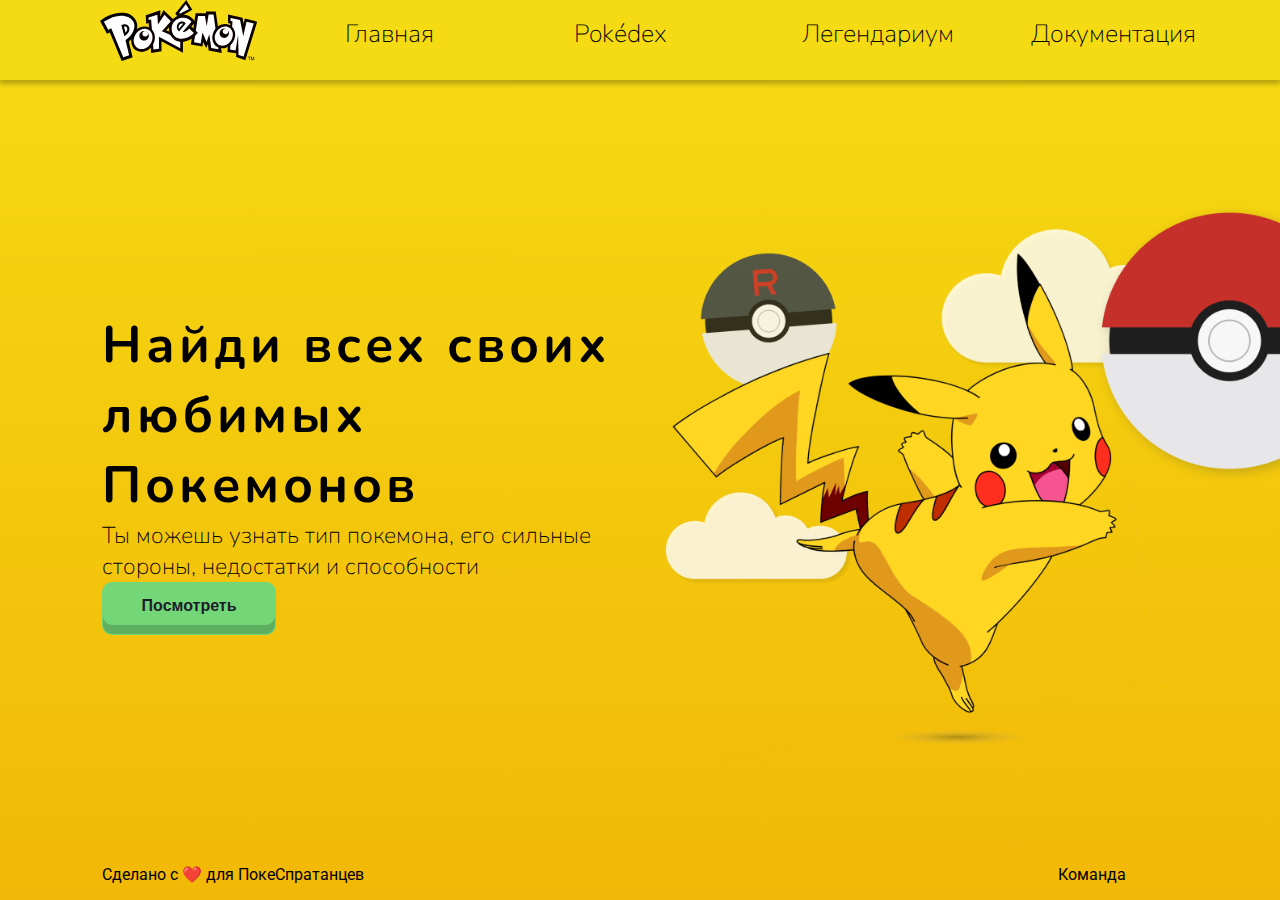
<file: index.html>
<!doctype html>
<html lang="en">
<head>
    <meta charset="UTF-8">
    <meta name="viewport"
          content="width=device-width, user-scalable=no, initial-scale=1.0, maximum-scale=1.0, minimum-scale=1.0">
    <meta http-equiv="X-UA-Compatible" content="ie=edge">
    <link rel="stylesheet" href="style.css">
    <title>Pokédex</title>
</head>
<body>
<div class="wrapper">
<header class="header">
    <div class="header-content">
        <div class="header-column">
        <a href="" class="header-logo"><img src="img/Logo.svg"></a>
        </div>
        <div class="header-column">
            <div class="menu-icon">
                <span class="span-burger"></span>
                <span class="span-burger"></span>
                <span class="span-burger"></span>
            </div>
            <nav class="header-body">
                <ul class="menu-list">
                    <li class="logo-menu"><a href="" class="menu-link"><img src="img/Logo.svg"></a></li>
                    <li><a href="" class="menu-link">Главная</a></li>
                    <li><a href="pokedex/index.html" class="menu-link">Pokédex</a></li>
                    <li><a href="" class="menu-link">Легендариум</a></li>
                    <li><a href="" class="menu-link">Документация</a></li>
                </ul>
            </nav>
        </div>
    </div>
</header>
    <div class="main-content">
    <main class="page">
        <div class="page-container">
            <div class="main-img-complete">
                <div class="main-img-container">
                    <img src="img/BannerComplete.png" class="img-banner">
                </div>
            </div>
            <div class="main-page-content">
                <p class="main-p-first"><b>Найди всех своих любимых Покемонов</b></p>
                <p class="main-p-second">Ты можешь узнать тип покемона, его сильные стороны, недостатки и способности</p>
                <button class="show-pokemon"><a href="pokedex/index.html" class="btn-pokemon">Посмотреть</a></button>
            </div>
            <div class="main-img">
                <div class="main-img-container">
                    <img src="img/banner.png" class="img-banner">
                </div>
            </div>
        </div>
    </main>
</div>
    <footer class="footer">
        <div class="footer-container">
            <span class="footer-span-first">Сделано с ❤️ для ПокеСпратанцев</span>
            <span class="footer-span-second">Команда</span>
        </div>
    </footer>
</div>
<script src="script.js"></script>
</body>
</html>
</file>
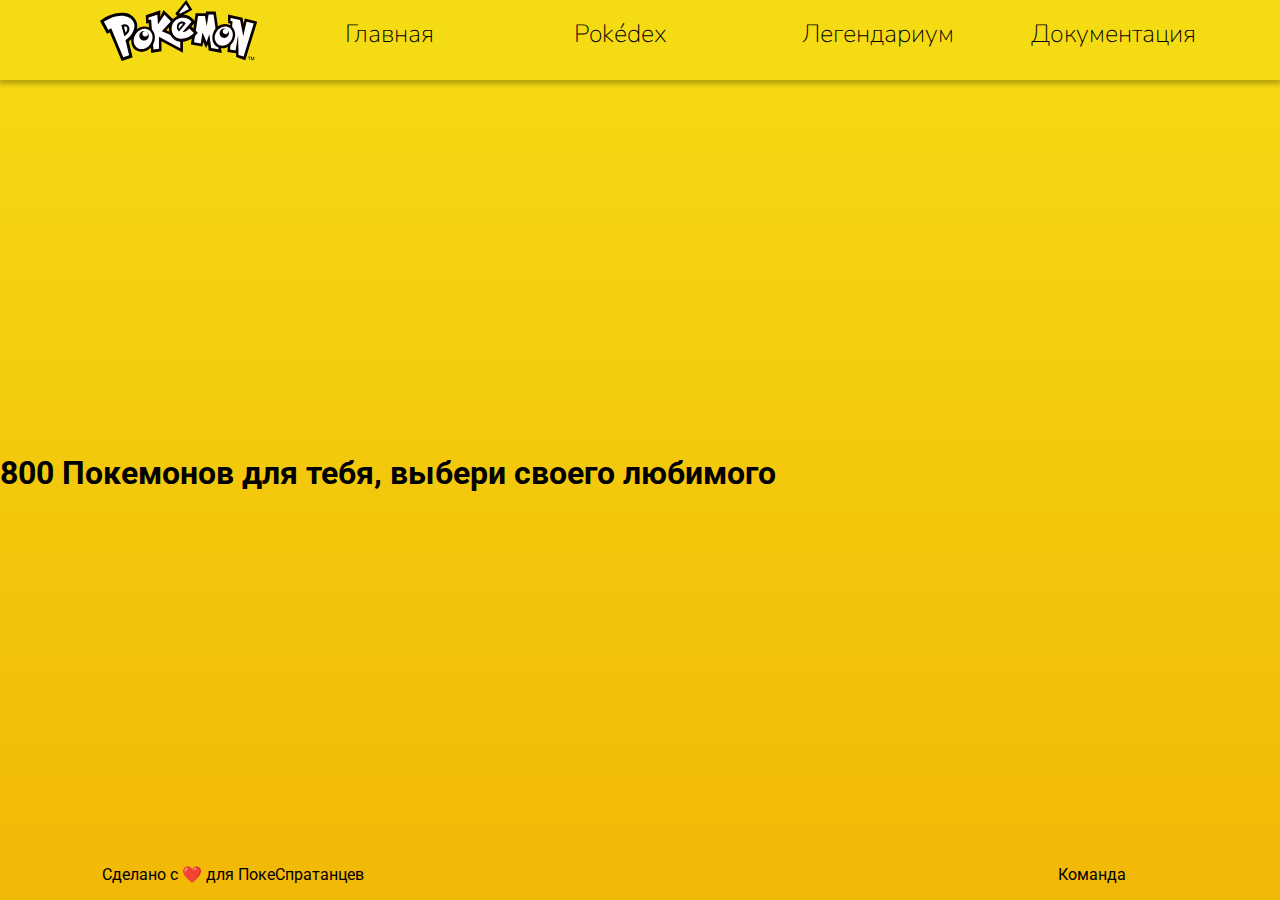
<file: pokedex/index.html>
<!doctype html>
<html lang="en">
<head>
    <meta charset="UTF-8">
    <meta name="viewport"
          content="width=device-width, user-scalable=no, initial-scale=1.0, maximum-scale=1.0, minimum-scale=1.0">
    <meta http-equiv="X-UA-Compatible" content="ie=edge">
    <link rel="stylesheet" href="style.css">
    <title>Pokédex</title>
</head>
<body>
<div class="wrapper">
    <header class="header">
        <div class="header__content header-content">
            <div class="header__column">
                <a href="" class="header__logo"><img src="img/Logo.svg"></a>
            </div>
            <div class="header__column">
                <div class="header__menu menu-icon">
                    <span class="header__span span-burger"></span>
                    <span class="header__span span-burger"></span>
                    <span class="header__span span-burger"></span>
                </div>
                <nav class="header__body">
                    <ul class="header__ul__menu menu-list">
                        <li class="header__logo logo-menu"><a href="" class="menu-link"><img src="img/Logo.svg"></a></li>
                        <li><a href="" class="menu-link">Главная</a></li>
                        <li><a href="" class="menu-link">Pokédex</a></li>
                        <li><a href="" class="menu-link">Легендариум</a></li>
                        <li><a href="" class="menu-link">Документация</a></li>
                    </ul>
                </nav>
            </div>
        </div>
    </header>
    <div class="main-content">
        <main class="main__page page">
            <div class="main__page_container page-container">
                <h1 class="main__header page-header">800 Покемонов для тебя, выбери своего любимого</h1>
                <div class="main__search search"></div>
            </div>
        </main>
    </div>
    <footer class="footer">
        <div class="footer__container footer-container">
            <span class=" footer__firstline footer-span-first">Сделано с ❤️ для ПокеСпратанцев</span>
            <span class="footer__secondline footer-span-second">Команда</span>
        </div>
    </footer>
</div>
<script src="script.js"></script>
</body>
</html>
</file>
<file: style.css>
@import url('https://fonts.googleapis.com/css2?family=Nunito&family=Roboto&family=Source+Sans+Pro&display=swap&subset=cyrillic-ext');


body, html{
    font-family: 'Roboto', sans-serif;
    height: 100%;
    margin: 0;
    padding: 0;
    overflow: hidden;

}

*{
    margin: 0;
    padding: 0;
}

/*root {*/
/*    --max-width: 1480px;*/
/*}*/

.wrapper {
    /*min-height: 100vh;*/
    min-height: 100%;
    background: linear-gradient(#F5DB13, #F2B807);
    flex-direction: column;
    flex-wrap: nowrap;
    justify-content: space-between;
    display: flex;
    height: 100vh; /* Fallback for browsers that do not support Custom Properties */

}



/*HEADER-HEADER-HEADER-HEADER-HEADER-HEADER-HEADER-HEADER-HEADER-HEADER-HEADER-HEADER-HEADER-HEADER-HEADER-HEADER-HEADER-HEADER-*/
.header-content{
    margin: auto;
    padding: 0 20px;
    display: flex;
    align-items: center;

}
.logo-menu{
    display: none;
}
.header{
    background-color: #F5DB13;
    height: 5em;
    box-shadow: 0 3px 5px 1px rgba(0,0,0,0.25);
    position: relative;
    z-index: 5;
}

.header-column:nth-child(1){
    align-self: flex-start;
    padding-left: 5em;
    width: 20%;
    padding-right: 1em;
}
.header-column:nth-child(2){
    width: 80%;
}

.menu-list{
    display: flex;
    flex-wrap: wrap;
    font-family: 'Nunito', sans-serif;


}
.menu-list li{
    flex: 0 1 25%;
    list-style: none;
    padding-right: calc(35 / var(--max-width) * 100vw);


}
.menu-list li a{
    text-decoration: none;
    color: black;
    font-weight: lighter;
    font-size: 25px;
}
.menu-list li a:active{
    text-decoration: underline;
}
/*MAIN-MAIN-MAIN-MAIN-MAIN-MAIN-MAIN-MAIN-MAIN-MAIN-MAIN-MAIN-MAIN-MAIN-MAIN-MAIN-MAIN-MAIN-MAIN-MAIN-MAIN-MAIN-MAIN-MAIN-MAIN-*/
.page{
    flex: 1 1 auto;


}
.page-container{
    flex-wrap: nowrap;
    flex-direction: row;
    justify-content: space-between;
    display: flex;
    align-items: center;
}

.img-banner{
    width: 50vw;
}

.main-p-first{
    font-family: 'Nunito',sans-serif;
    font-weight: 400;
    font-size: 4vw;
    letter-spacing: 4px;
}

.main-p-second{
    font-family: 'Nunito',sans-serif;
    font-weight: 100;
    font-size: 1.8vw;
}

.main-page-content{
    /*height: 60vh;*/
    margin-left: 8vw;
    display: flex;
    flex-direction: column;
    flex-wrap: nowrap;
    align-items: flex-start;
    justify-content: space-between;
}
.shadow-page:after{
    content: '';
    background: rgba(0, 0, 0, 0.5);
    position: absolute;
    top: 0;
    bottom: 0;
    left: 0;
    right: 0;
}
.show-pokemon{
    background-color: #73D677;
    width: 13em;
    height: 4em;
    border-radius: 10px;
    box-shadow: inset 0px -9px 0px rgba(0, 0, 0, 0.18);
    border: 1px transparent solid;
}
.btn-pokemon{
    margin-top: 1em;
    text-decoration: none;
    color: #1F1D2B;
    vertical-align: super;
    font-size: 16px;
    font-weight: 600;

}
.main-img-complete{
    display: none;
}
.footer{
    width: 80%;
    margin-left: 8%;
}
.footer-container{
    display: flex;
    padding-bottom: 1em;
    align-items: center;
    justify-content: space-between;
    flex-wrap: nowrap;
}


/*TABLET-TABLET-TABLET-TABLET-TABLET-TABLET-TABLET-TABLET-TABLET-TABLET-TABLET-TABLET-TABLET-TABLET-TABLET-TABLET-TABLET-TABLET-TABLET-TABLET-TABLET-*/
@media (min-width: 768px) and (max-width: 1024px){
    .header-column:nth-child(1){
        padding-left: 1em;
    }
    .menu-list{
        margin-left: 5vw;
        display: flex;
        flex-wrap: nowrap;
        flex-direction: row;
        justify-content: space-evenly;
    }
    .menu-list li {
        flex: none;
        padding-right: 6%;

    }
    .menu-list li a{
        font-size: 19px;
    }
    /* main-content   */
    .page-container{
        height: 80vh;
        display: flex;
        flex-direction: column;
        flex-wrap: nowrap;
        align-items: center;
        justify-content: space-between;
        align-content: center;
    }
    .main-img-complete{
        display: block;
        margin: 0 auto;
    }
    .main-img{
        display: none;
    }
    .main-p-first{
        width: 80%;
        text-align: center;
        margin-bottom: 1em;
    }

    .main-p-second{
        width: 70%;
        text-align: center;
        margin-bottom: 2em;
    }
    .img-banner {
        width: 75%;
        display: block;
        margin: 0 auto;
        padding-top: 1em;
    }
    .main-page-content{
        margin-left: 0;
        display: flex;
        flex-direction: column;
        flex-wrap: nowrap;
        align-items: center;
        justify-content: center;
    }
    .wrapper{
        justify-content: flex-start;
    }


}



/*MOBILE-MOBILE-MOBILE-MOBILE-MOBILE-MOBILE-MOBILE-MOBILE-MOBILE-MOBILE-MOBILE-MOBILE-MOBILE-MOBILE-MOBILE-MOBILE-MOBILE-MOBILE-MOBILE-MOBILE-MOBILE-MOBILE-*/
@media (max-width: 767px) {
    .header{
        height: 4em;
    }
    .header-logo > img{
        width: 5em;
        padding-top: 1em;
    }
    .menu-list{
        flex-wrap: nowrap;
        font-family: 'Roboto', sans-serif;
        flex-direction: column;
        align-content: center;
        justify-content: flex-end;
        align-items: center;
        height: -webkit-fill-available;
        height: 100%;
        height: -moz-available;          /* WebKit-based browsers will ignore this. */
        height: fill-available;
    }
    .header-column:nth-child(1){
        padding-left: 1em;
    }

    .menu-list li a{
        font-family: 'Roboto', sans-serif;
        font-size: 25px;
    }
    .menu-icon{
        display: block;
        position: absolute;
        top: 1.5em;
        right: 10px;
        width: 30px;
        height: 24px;
        cursor: pointer;
        z-index: 5;
    }
    .menu-icon > span {
        transition: all 0.3s ease 0s;
        top: calc(50% - 3px);
        left: 0;
        position: absolute;
        width: 100%;
        height: 5px;
        background-color: #000;
        border-radius: 3px;
    }
    .span-burger:first-of-type{
        top: 0;
    }
    .span-burger:last-of-type{
        top: auto;
        bottom: 0;
    }
    .span-burger-active{
        transform: scale(0);
    }
    .span-burger-active:first-of-type{
        transform: rotate(-45deg);
        top: calc(50% - 3px);
    }
    .span-burger-active:last-of-type{
        transform: rotate(45deg);
        top: calc(50% - 3px);
    }
    .header-body{
        display: none;
    }
    .header-body-show{
        position: fixed;
        height: 45%;
        width: 100%;
        top: 0;
        left: 0;
        overflow: auto; /*scroll*/
        display: block;
        background: linear-gradient(#F5DB13, #F2B807);
        font-size: 27px;
        border-radius: 20px;
        box-shadow: 0 3px 5px 1px rgba(0,0,0,0.25);
        z-index: 3;
    }
    .logo-menu{
        display: block;
        margin-bottom: 0.5em;
    }
    .shadow-content{
        position: relative;
        z-index: 2;
        background: #212121;
        opacity: 0.5;
    }
    /* main-content   */
    .page-container{
        /*height: 70vh;*/
        display: flex;
        flex-direction: column;
        flex-wrap: nowrap;
        align-items: center;
        justify-content: space-between;
        align-content: center;
    }
    .main-img-complete{
        display: block;
        margin: 0 auto;
    }
    .main-img{
        display: none;
    }
    .main-p-first{
        width: 90%;
        font-size: 7.5vw;
        text-align: center;
        margin-bottom: 30px;
        letter-spacing: 0;
    }

    .main-p-second{
        width: 90%;
        font-size: 4vw;
        text-align: center;
        margin-bottom: 30px;
    }
    .img-banner {
        width: 80%;
        display: block;
        margin:0 auto;
        padding-top: 5em;
    }
    .main-page-content{
        margin-left: 0;
        display: flex;
        flex-direction: column;
        flex-wrap: nowrap;
        align-items: center;
        justify-content: center;

    }
    .wrapper{
        height: calc(var(--vh, 1vh) * 100);
        justify-content: flex-start;
        width: 100vw;
        height: 100%;
        /*min-height: 100vh;*/
        box-sizing: border-box;


    }
   .footer-container{
       flex-direction: column-reverse;
       padding: 0;
   }
   .main-page-content{
       justify-content: flex-start;
   }
   .main-p-first, .main-p-second{
       /*margin-bottom: 40px;*/
   }
    .footer-span-second{
        font-weight: bold;
    }
    .btn-pokemon:after {
        content: " покемонов";
    }
    .show-pokemon{
        width: 20em;
    }
    /*.main-content{*/
    /*    flex: auto;*/
    /*}*/
    .footer{
        text-align: center;
        margin: 0;
        width: 100%;
        margin-bottom: auto;
    }
    .footer-span-first{
        font-size: small;
    }
    .page{
        flex: none;


    }
    .main-content{
        /*flex: 1 0 auto;*/
        flex: 1 1 auto;
    }

}
</file>
<file: pokedex/style.css>
@import url('https://fonts.googleapis.com/css2?family=Nunito&family=Roboto&family=Source+Sans+Pro&display=swap&subset=cyrillic-ext');


body, html{
    font-family: 'Roboto', sans-serif;
    height: 100%;
    margin: 0;
    padding: 0;
    overflow: hidden;

}

*{
    margin: 0;
    padding: 0;
}


.wrapper {
    /*min-height: 100vh;*/
    min-height: 100%;
    background: linear-gradient(#F5DB13, #F2B807);
    flex-direction: column;
    flex-wrap: nowrap;
    justify-content: space-between;
    display: flex;
    height: 100vh; /* Fallback for browsers that do not support Custom Properties */

}



/*HEADER-HEADER-HEADER-HEADER-HEADER-HEADER-HEADER-HEADER-HEADER-HEADER-HEADER-HEADER-HEADER-HEADER-HEADER-HEADER-HEADER-HEADER-*/
.header-content{
    margin: auto;
    padding: 0 20px;
    display: flex;
    align-items: center;

}
.logo-menu{
    display: none;
}
.header{
    background-color: #F5DB13;
    height: 5em;
    box-shadow: 0 3px 5px 1px rgba(0,0,0,0.25);
    position: relative;
    z-index: 5;
}

.header__column:nth-child(1){
    align-self: flex-start;
    padding-left: 5em;
    width: 20%;
    padding-right: 1em;
}
.header__column:nth-child(2){
    width: 80%;
}

.menu-list{
    display: flex;
    flex-wrap: wrap;
    font-family: 'Nunito', sans-serif;


}
.menu-list li{
    flex: 0 1 25%;
    list-style: none;
    padding-right: calc(35 / var(--max-width) * 100vw);


}
.menu-list li a{
    text-decoration: none;
    color: black;
    font-weight: lighter;
    font-size: 25px;
}
.menu-list li a:active{
    text-decoration: underline;
}
/*MAIN-MAIN-MAIN-MAIN-MAIN-MAIN-MAIN-MAIN-MAIN-MAIN-MAIN-MAIN-MAIN-MAIN-MAIN-MAIN-MAIN-MAIN-MAIN-MAIN-MAIN-MAIN-MAIN-MAIN-MAIN-*/
.page{
    flex: 1 1 auto;


}
.footer{
    width: 80%;
    margin-left: 8%;
}
.footer-container{
    display: flex;
    padding-bottom: 1em;
    align-items: center;
    justify-content: space-between;
    flex-wrap: nowrap;
}
.shadow-page:after{
    content: '';
    background: rgba(0, 0, 0, 0.5);
    position: absolute;
    top: 0;
    bottom: 0;
    left: 0;
    right: 0;
}


/*TABLET-TABLET-TABLET-TABLET-TABLET-TABLET-TABLET-TABLET-TABLET-TABLET-TABLET-TABLET-TABLET-TABLET-TABLET-TABLET-TABLET-TABLET-TABLET-TABLET-TABLET-*/
@media (min-width: 768px) and (max-width: 1024px){
    .header__column:nth-child(1){
        padding-left: 1em;
    }
    .menu-list{
        margin-left: 5vw;
        display: flex;
        flex-wrap: nowrap;
        flex-direction: row;
        justify-content: space-evenly;
    }
    .menu-list li {
        flex: none;
        padding-right: 6%;

    }
    .menu-list li a{
        font-size: 19px;
    }
    /* main-content   */

    .wrapper{
        justify-content: flex-start;
    }


}



/*MOBILE-MOBILE-MOBILE-MOBILE-MOBILE-MOBILE-MOBILE-MOBILE-MOBILE-MOBILE-MOBILE-MOBILE-MOBILE-MOBILE-MOBILE-MOBILE-MOBILE-MOBILE-MOBILE-MOBILE-MOBILE-MOBILE-*/
@media (max-width: 767px) {
    .header{
        height: 4em;
    }
    .header-logo > img{
        width: 5em;
        padding-top: 1em;
    }
    .menu-list{
        flex-wrap: nowrap;
        font-family: 'Roboto', sans-serif;
        flex-direction: column;
        align-content: center;
        justify-content: flex-end;
        align-items: center;
        height: -webkit-fill-available;
        height: 100%;
        height: -moz-available;          /* WebKit-based browsers will ignore this. */
        height: fill-available;
    }
    .header__column:nth-child(1){
        padding-left: 1em;
    }

    .menu-list li a{
        font-family: 'Roboto', sans-serif;
        font-size: 25px;
    }
    .menu-icon{
        display: block;
        position: absolute;
        top: 1.5em;
        right: 10px;
        width: 30px;
        height: 24px;
        cursor: pointer;
        z-index: 5;
    }
    .menu-icon > span {
        transition: all 0.3s ease 0s;
        top: calc(50% - 3px);
        left: 0;
        position: absolute;
        width: 100%;
        height: 5px;
        background-color: #000;
        border-radius: 3px;
    }
    .span-burger:first-of-type{
        top: 0;
    }
    .span-burger:last-of-type{
        top: auto;
        bottom: 0;
    }
    .span-burger-active{
        transform: scale(0);
    }
    .span-burger-active:first-of-type{
        transform: rotate(-45deg);
        top: calc(50% - 3px);
    }
    .span-burger-active:last-of-type{
        transform: rotate(45deg);
        top: calc(50% - 3px);
    }
    .header__body{
        display: none;
    }
    .header-body-show{
        position: fixed;
        height: 45%;
        width: 100%;
        top: 0;
        left: 0;
        overflow: auto; /*scroll*/
        display: block;
        background: linear-gradient(#F5DB13, #F2B807);
        font-size: 27px;
        border-radius: 20px;
        box-shadow: 0 3px 5px 1px rgba(0,0,0,0.25);
        z-index: 3;
    }
    .logo-menu{
        display: block;
        margin-bottom: 0.5em;
    }
    .shadow-content{
        position: relative;
        z-index: 2;
        background: #212121;
        opacity: 0.5;
    }
    /* main-content   */

    .wrapper{
        height: calc(var(--vh, 1vh) * 100);
        justify-content: flex-start;
        width: 100vw;
        height: 100%;
        /*min-height: 100vh;*/
        box-sizing: border-box;


    }
    .footer-container{
        flex-direction: column-reverse;
        padding: 0;
    }
    .main-page-content{
        justify-content: flex-start;
    }

    .footer-span-second{
        font-weight: bold;
    }
    .footer{
        text-align: center;
        margin: 0;
        width: 100%;
        margin-bottom: auto;
    }
    .footer-span-first{
        font-size: small;
    }
    .page{
        flex: none;


    }
    .main-content{
        /*flex: 1 0 auto;*/
        flex: 1 1 auto;
    }

}
</file>
